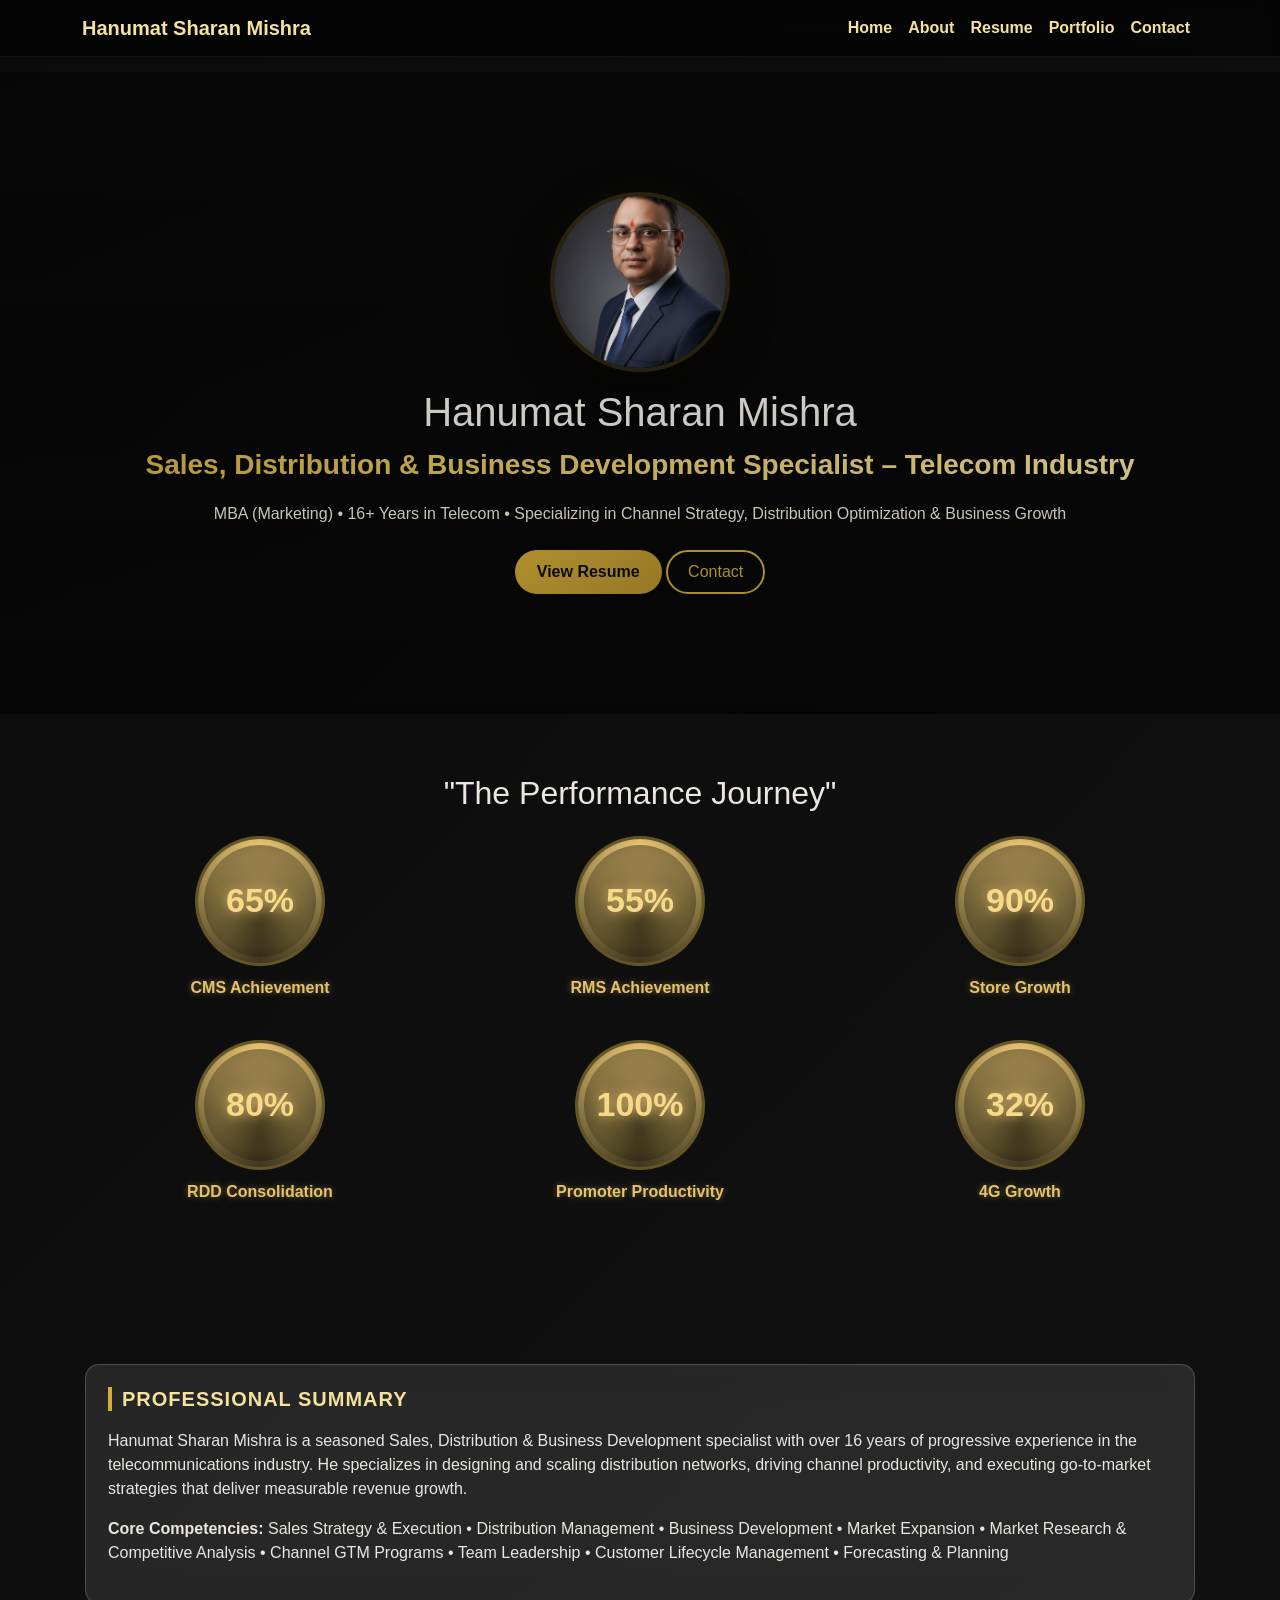
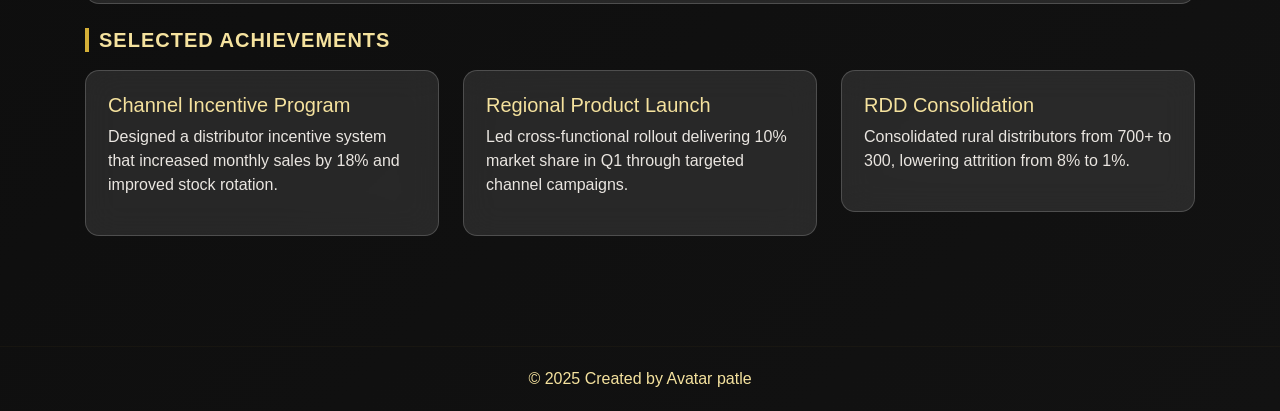
<file: index.html>
<!doctype html>
<html lang="en">
<head>
  <meta charset="utf-8"><meta name="viewport" content="width=device-width,initial-scale=1">
  <title>Hanumat Sharan Mishra — Home</title>
  <link href="https://cdn.jsdelivr.net/npm/bootstrap@5.3.2/dist/css/bootstrap.min.css" rel="stylesheet">
  <link href="css/styles.css" rel="stylesheet">
</head>

<body>

<!-- NAVBAR -->
<nav class="navbar navbar-expand-lg fixed-top">
  <div class="container">
    <a class="navbar-brand" href="index.html">Hanumat Sharan Mishra</a>

    <button class="navbar-toggler" type="button" data-bs-toggle="collapse" data-bs-target="#menu">
      <span class="navbar-toggler-icon" style="filter:invert(1)"></span>
    </button>

    <div class="collapse navbar-collapse" id="menu">
      <ul class="navbar-nav ms-auto">
        <li class="nav-item"><a class="nav-link active" href="index.html">Home</a></li>
        <li class="nav-item"><a class="nav-link" href="about.html">About</a></li>
        <li class="nav-item"><a class="nav-link" href="resume.html">Resume</a></li>
        <li class="nav-item"><a class="nav-link" href="portfolio.html">Portfolio</a></li>
        <li class="nav-item"><a class="nav-link" href="contact.html">Contact</a></li>
      </ul>
    </div>
  </div>
</nav>


<!-- HERO -->
<header class="hero">
  <div class="container hero-inner text-center">
    <img src="assets/profile.jpeg" alt="Profile" class="profile-img">

    <h1 class="mt-3">Hanumat Sharan Mishra</h1>

    <div class="title-gold mt-2">
      Sales, Distribution & Business Development Specialist – Telecom Industry
    </div>

    <p class="lead-white mt-3">
      MBA (Marketing) • 16+ Years in Telecom • Specializing in Channel Strategy,
      Distribution Optimization & Business Growth
    </p>

    <div class="mt-4">
      <a href="resume.html" class="btn btn-gold">View Resume</a>
      <a href="contact.html" class="btn btn-outline-gold">Contact</a>
    </div>
  </div>
</header>



<!-- =============================== -->
<!-- KPI HIGHLIGHTS SECTION (Improved) -->
<!-- =============================== -->

<section class="kpi-section container text-center">

    <h2 class="home-kpi-title">"The Performance Journey"</h2>

    <div class="row justify-content-center mt-4">

        <!-- KPI ITEM -->
        <div class="col-6 col-md-4 text-center mb-4">
            <div class="kpi-circle"><span>65%</span></div>
            <p class="kpi-label">CMS Achievement</p>
        </div>

        <div class="col-6 col-md-4 text-center mb-4">
            <div class="kpi-circle"><span>55%</span></div>
            <p class="kpi-label">RMS Achievement</p>
        </div>

        <div class="col-6 col-md-4 text-center mb-4">
            <div class="kpi-circle"><span>90%</span></div>
            <p class="kpi-label">Store Growth</p>
        </div>

        <div class="col-6 col-md-4 text-center mb-4">
            <div class="kpi-circle"><span>80%</span></div>
            <p class="kpi-label">RDD Consolidation</p>
        </div>

        <div class="col-6 col-md-4 text-center mb-4">
            <div class="kpi-circle"><span>100%</span></div>
            <p class="kpi-label">Promoter Productivity</p>
        </div>

        <div class="col-6 col-md-4 text-center mb-4">
            <div class="kpi-circle"><span>32%</span></div>
            <p class="kpi-label">4G Growth</p>
        </div>

    </div>
</section>




<!-- MAIN SECTIONS -->
<main class="container container-pad">

  <section id="summary" class="glass-card">
    <h3 class="section-title">Professional Summary</h3>

    <p>
      Hanumat Sharan Mishra is a seasoned Sales, Distribution & Business Development specialist with
      over 16 years of progressive experience in the telecommunications industry. He specializes in
      designing and scaling distribution networks, driving channel productivity, and executing
      go-to-market strategies that deliver measurable revenue growth.
    </p>

    <p style="margin-top:12px">
      <strong>Core Competencies:</strong>  
      Sales Strategy & Execution • Distribution Management • Business Development • Market Expansion •  
      Market Research & Competitive Analysis • Channel GTM Programs • Team Leadership •  
      Customer Lifecycle Management • Forecasting & Planning
    </p>
  </section>


  <!-- Highlights -->
  <section id="highlights" class="mt-4">
    <h3 class="section-title">Selected Achievements</h3>

    <div class="row">

      <div class="col-md-4">
        <div class="glass-card">
          <h5 style="color:var(--gold-light)">Channel Incentive Program</h5>
          <p>Designed a distributor incentive system that increased monthly sales by 18% and
          improved stock rotation.</p>
        </div>
      </div>

      <div class="col-md-4">
        <div class="glass-card">
          <h5 style="color:var(--gold-light)">Regional Product Launch</h5>
          <p>Led cross-functional rollout delivering 10% market share in Q1 through targeted channel campaigns.</p>
        </div>
      </div>

      <div class="col-md-4">
        <div class="glass-card">
          <h5 style="color:var(--gold-light)">RDD Consolidation</h5>
          <p>Consolidated rural distributors from 700+ to 300, lowering attrition from 8% to 1%.</p>
        </div>
      </div>

    </div>
  </section>

</main>


<footer>© 2025 Created by Avatar patle</footer>

<script src="js/scripts.js"></script>
<script src="https://cdn.jsdelivr.net/npm/bootstrap@5.3.2/dist/js/bootstrap.bundle.min.js"></script>

</body>
</html>
</file>
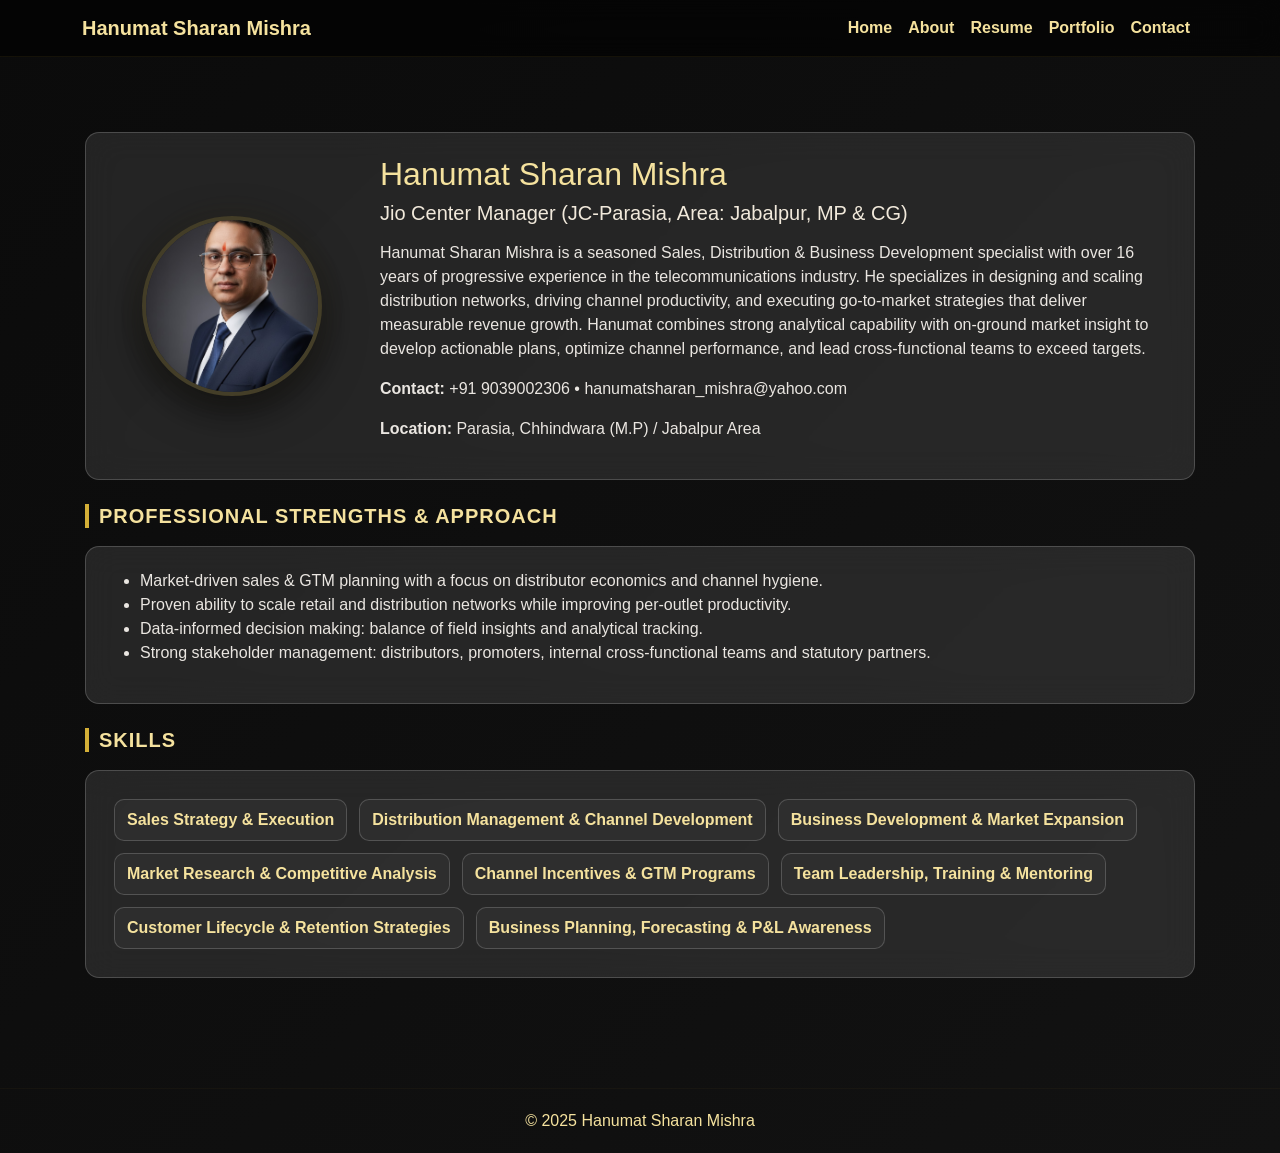
<file: about.html>
<!doctype html><html lang="en"><head><meta charset="utf-8"><meta name="viewport" content="width=device-width,initial-scale=1">
<title>About — Hanumat Sharan Mishra</title>
<link href="https://cdn.jsdelivr.net/npm/bootstrap@5.3.2/dist/css/bootstrap.min.css" rel="stylesheet">
<link href="css/styles.css" rel="stylesheet"></head><body>
<nav class="navbar navbar-expand-lg fixed-top"><div class="container"><a class="navbar-brand" href="index.html">Hanumat Sharan Mishra</a>
<button class="navbar-toggler" type="button" data-bs-toggle="collapse" data-bs-target="#menu">
<span class="navbar-toggler-icon" style="filter:invert(1)"></span></button>
<div class="collapse navbar-collapse" id="menu"><ul class="navbar-nav ms-auto">
<li class="nav-item"><a class="nav-link" href="index.html">Home</a></li>
<li class="nav-item"><a class="nav-link" href="about.html">About</a></li>
<li class="nav-item"><a class="nav-link" href="resume.html">Resume</a></li>
<li class="nav-item"><a class="nav-link" href="portfolio.html">Portfolio</a></li>
<li class="nav-item"><a class="nav-link" href="contact.html">Contact</a></li>
</ul></div></div></nav>

<main class="container container-pad">
  <section class="glass-card">
    <div class="row g-4 align-items-center">
      <div class="col-md-3 text-center"><img src="assets/profile.jpeg" class="profile-img" alt="profile"></div>
      <div class="col-md-9"><h2 style="color:var(--gold-light)">Hanumat Sharan Mishra</h2><h5 class="lead-white">Jio Center Manager (JC-Parasia, Area: Jabalpur, MP & CG)</h5>
      <p class="mt-3">Hanumat Sharan Mishra is a seasoned Sales, Distribution & Business Development specialist with over 16 years of progressive experience in the telecommunications industry. 
He specializes in designing and scaling distribution networks, driving channel productivity, and executing go-to-market strategies that deliver measurable revenue growth. 
Hanumat combines strong analytical capability with on-ground market insight to develop actionable plans, optimize channel performance, and lead cross-functional teams to exceed targets.
</p>
      <p><strong>Contact:</strong> +91 9039002306 • hanumatsharan_mishra@yahoo.com</p>
      <p><strong>Location:</strong> Parasia, Chhindwara (M.P) / Jabalpur Area</p>
      </div>
    </div>
  </section>

  <section class="mt-4">
    <h3 class="section-title">Professional Strengths & Approach</h3>
    <div class="glass-card">
      <ul>
        <li>Market-driven sales & GTM planning with a focus on distributor economics and channel hygiene.</li>
        <li>Proven ability to scale retail and distribution networks while improving per-outlet productivity.</li>
        <li>Data-informed decision making: balance of field insights and analytical tracking.</li>
        <li>Strong stakeholder management: distributors, promoters, internal cross-functional teams and statutory partners.</li>
      </ul>
    </div>
  </section>

  <section class="mt-4">
    <h3 class="section-title">Skills</h3>
    <div class="glass-card">
      <span class="skill-badge">Sales Strategy & Execution</span><span class="skill-badge">Distribution Management & Channel Development</span><span class="skill-badge">Business Development & Market Expansion</span><span class="skill-badge">Market Research & Competitive Analysis</span><span class="skill-badge">Channel Incentives & GTM Programs</span><span class="skill-badge">Team Leadership, Training & Mentoring</span><span class="skill-badge">Customer Lifecycle & Retention Strategies</span><span class="skill-badge">Business Planning, Forecasting & P&L Awareness</span>
    </div>
  </section>
</main>
<footer>© 2025 Hanumat Sharan Mishra</footer>
<script src="js/scripts.js"></script><script src="https://cdn.jsdelivr.net/npm/bootstrap@5.3.2/dist/js/bootstrap.bundle.min.js"></script></body></html>
</file>
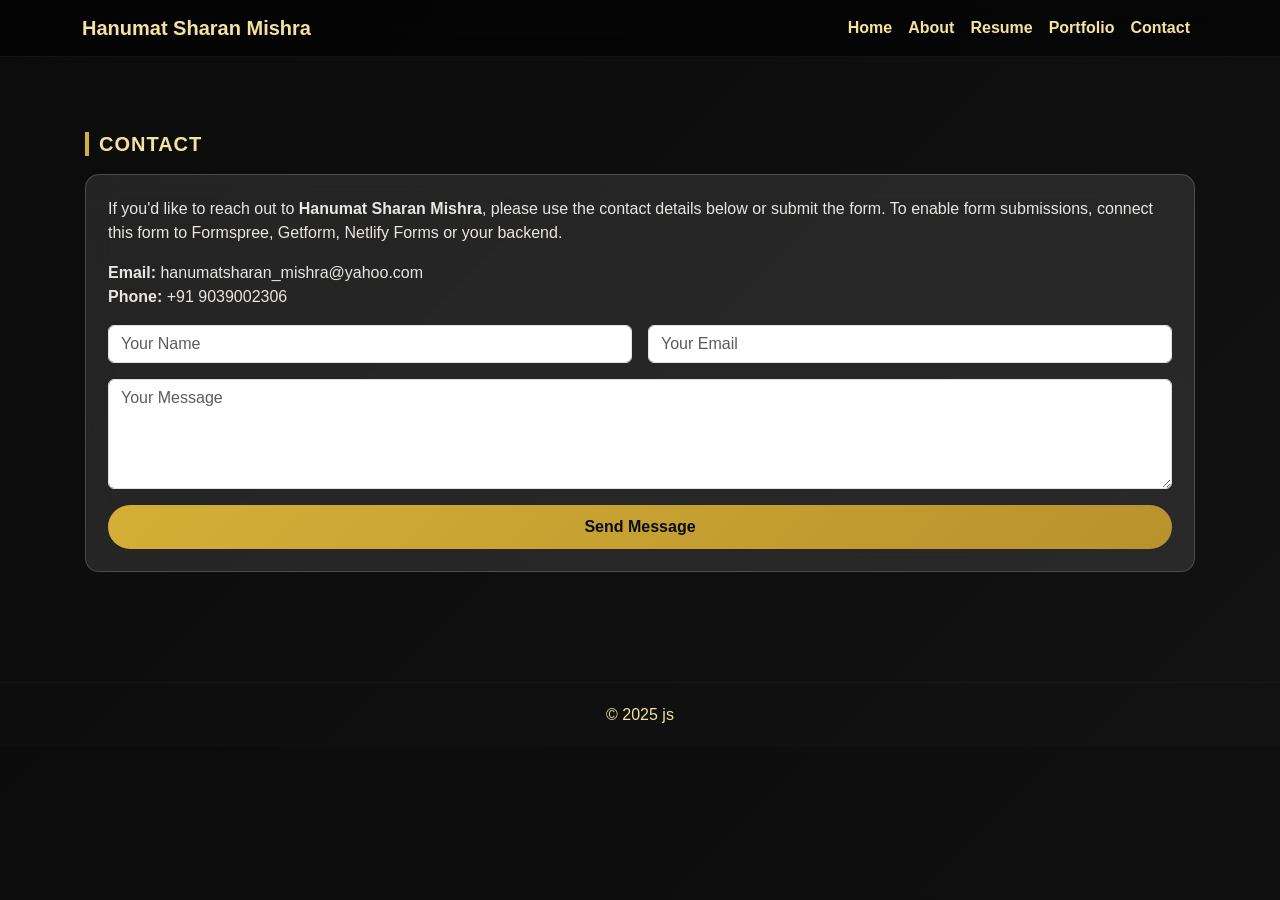
<file: contact.html>
<!doctype html><html lang="en"><head><meta charset="utf-8"><meta name="viewport" content="width=device-width,initial-scale=1">
<title>Contact — Hanumat Sharan Mishra</title>
<link href="https://cdn.jsdelivr.net/npm/bootstrap@5.3.2/dist/css/bootstrap.min.css" rel="stylesheet">
<link href="css/styles.css" rel="stylesheet"></head><body>
<nav class="navbar navbar-expand-lg fixed-top"><div class="container"><a class="navbar-brand" href="index.html">Hanumat Sharan Mishra</a>
<button class="navbar-toggler" type="button" data-bs-toggle="collapse" data-bs-target="#menu">
<span class="navbar-toggler-icon" style="filter:invert(1)"></span></button>
<div class="collapse navbar-collapse" id="menu"><ul class="navbar-nav ms-auto">
<li class="nav-item"><a class="nav-link" href="index.html">Home</a></li>
<li class="nav-item"><a class="nav-link" href="about.html">About</a></li>
<li class="nav-item"><a class="nav-link" href="resume.html">Resume</a></li>
<li class="nav-item"><a class="nav-link" href="portfolio.html">Portfolio</a></li>
<li class="nav-item"><a class="nav-link" href="contact.html">Contact</a></li>
</ul></div></div></nav>

<main class="container container-pad">
  <h1 class="section-title">Contact</h1>
  <div class="glass-card">
    <p>If you'd like to reach out to <strong>Hanumat Sharan Mishra</strong>, please use the contact details below or submit the form. To enable form submissions, connect this form to Formspree, Getform, Netlify Forms or your backend.</p>
    <p><strong>Email:</strong> hanumatsharan_mishra@yahoo.com<br><strong>Phone:</strong> +91 9039002306</p>
    <form class="row g-3" onsubmit="alert('This is a demo form. To enable submissions, connect to Formspree or Netlify Forms.'); return false;">
      <div class="col-md-6"><input class="form-control" placeholder="Your Name" required></div>
      <div class="col-md-6"><input class="form-control" placeholder="Your Email" type="email" required></div>
      <div class="col-12"><textarea class="form-control" rows="4" placeholder="Your Message" required></textarea></div>
      <div class="col-12"><button class="btn btn-gold w-100" type="submit">Send Message</button></div>
    </form>
  </div>
</main><footer>© 2025 js</footer>
<script src="js/scripts.js"></script><script src="https://cdn.jsdelivr.net/npm/bootstrap@5.3.2/dist/js/bootstrap.bundle.min.js"></script></body></html>
</file>
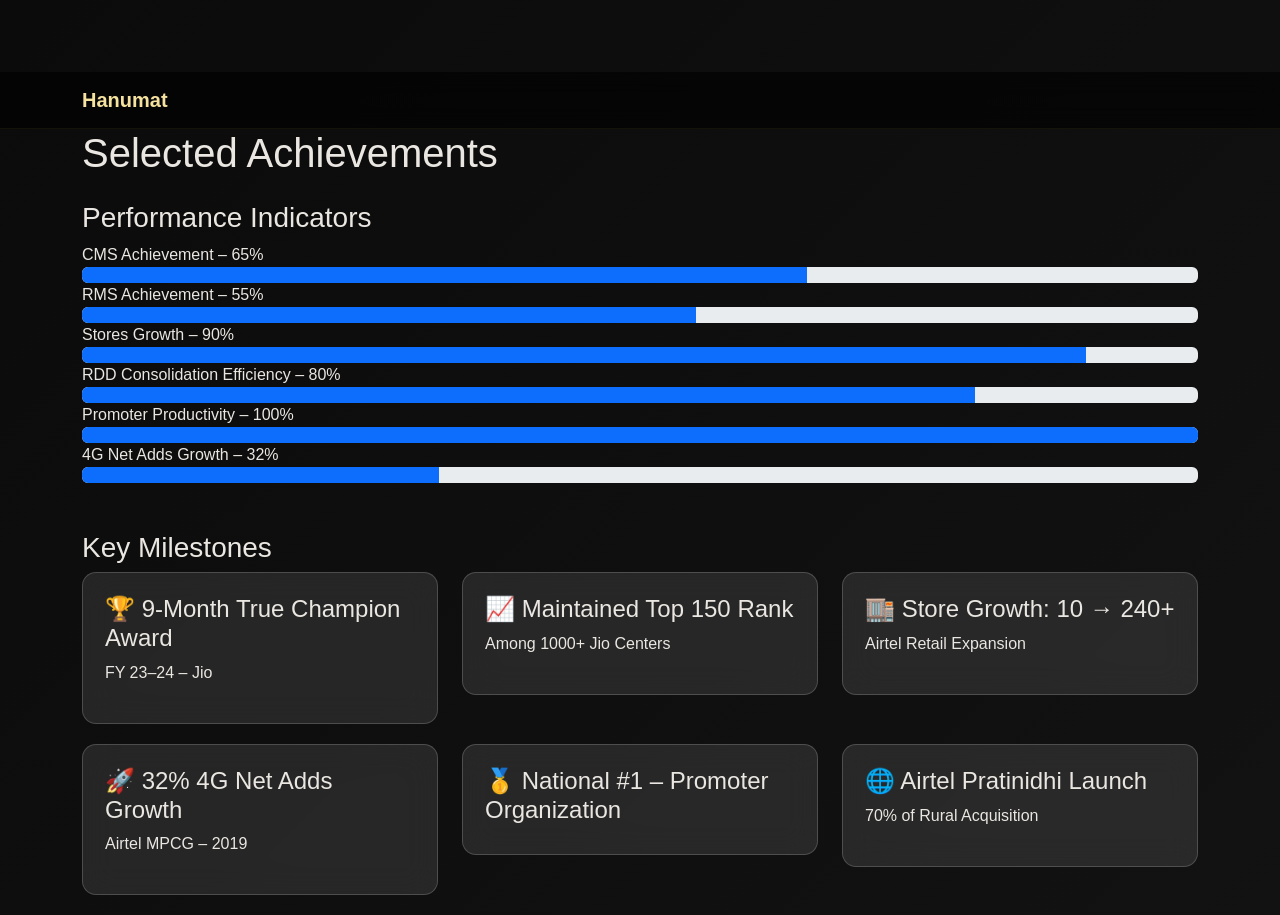
<file: portfolio.html>
<!DOCTYPE html>
<html lang="en">
<head>
<meta charset="UTF-8">
<meta name="viewport" content="width=device-width, initial-scale=1.0">
<title>Achievements – Hanumat</title>
<link href="https://cdn.jsdelivr.net/npm/bootstrap@5.3.0/dist/css/bootstrap.min.css" rel="stylesheet">
<link rel="stylesheet" href="css/styles.css">
</head>

<body>

<nav class="navbar glass-nav">
  <div class="container">
    <a class="navbar-brand gold-title" href="index.html">Hanumat</a>
  </div>
</nav>

<section class="content-section container">

<h1 class="gold-title">Selected Achievements</h1>

<!-- PROGRESS BARS -->
<h3 class="gold-subtitle mt-4">Performance Indicators</h3>

<div class="progress-box">
  <label>CMS Achievement – 65%</label>
  <div class="progress">
    <div class="progress-bar gold" style="width:65%"></div>
  </div>
</div>

<div class="progress-box">
  <label>RMS Achievement – 55%</label>
  <div class="progress">
    <div class="progress-bar gold" style="width:55%"></div>
  </div>
</div>

<div class="progress-box">
  <label>Stores Growth – 90%</label>
  <div class="progress">
    <div class="progress-bar gold" style="width:90%"></div>
  </div>
</div>

<div class="progress-box">
  <label>RDD Consolidation Efficiency – 80%</label>
  <div class="progress">
    <div class="progress-bar gold" style="width:80%"></div>
  </div>
</div>

<div class="progress-box">
  <label>Promoter Productivity – 100%</label>
  <div class="progress">
    <div class="progress-bar gold" style="width:100%"></div>
  </div>
</div>

<div class="progress-box">
  <label>4G Net Adds Growth – 32%</label>
  <div class="progress">
    <div class="progress-bar gold" style="width:32%"></div>
  </div>
</div>

<!-- GOLD GLASS CARDS -->
<h3 class="gold-subtitle mt-5">Key Milestones</h3>

<div class="row">

  <div class="col-md-4">
    <div class="glass-card">
      <h4>🏆 9-Month True Champion Award</h4>
      <p>FY 23–24 – Jio</p>
    </div>
  </div>

  <div class="col-md-4">
    <div class="glass-card">
      <h4>📈 Maintained Top 150 Rank</h4>
      <p>Among 1000+ Jio Centers</p>
    </div>
  </div>

  <div class="col-md-4">
    <div class="glass-card">
      <h4>🏬 Store Growth: 10 → 240+</h4>
      <p>Airtel Retail Expansion</p>
    </div>
  </div>

  <div class="col-md-4">
    <div class="glass-card">
      <h4>🚀 32% 4G Net Adds Growth</h4>
      <p>Airtel MPCG – 2019</p>
    </div>
  </div>

  <div class="col-md-4">
    <div class="glass-card">
      <h4>🥇 National #1 – Promoter Organization</h4>
    </div>
  </div>

  <div class="col-md-4">
    <div class="glass-card">
      <h4>🌐 Airtel Pratinidhi Launch</h4>
      <p>70% of Rural Acquisition</p>
    </div>
  </div>

</div>

</section>

</body>
</html>
</file>
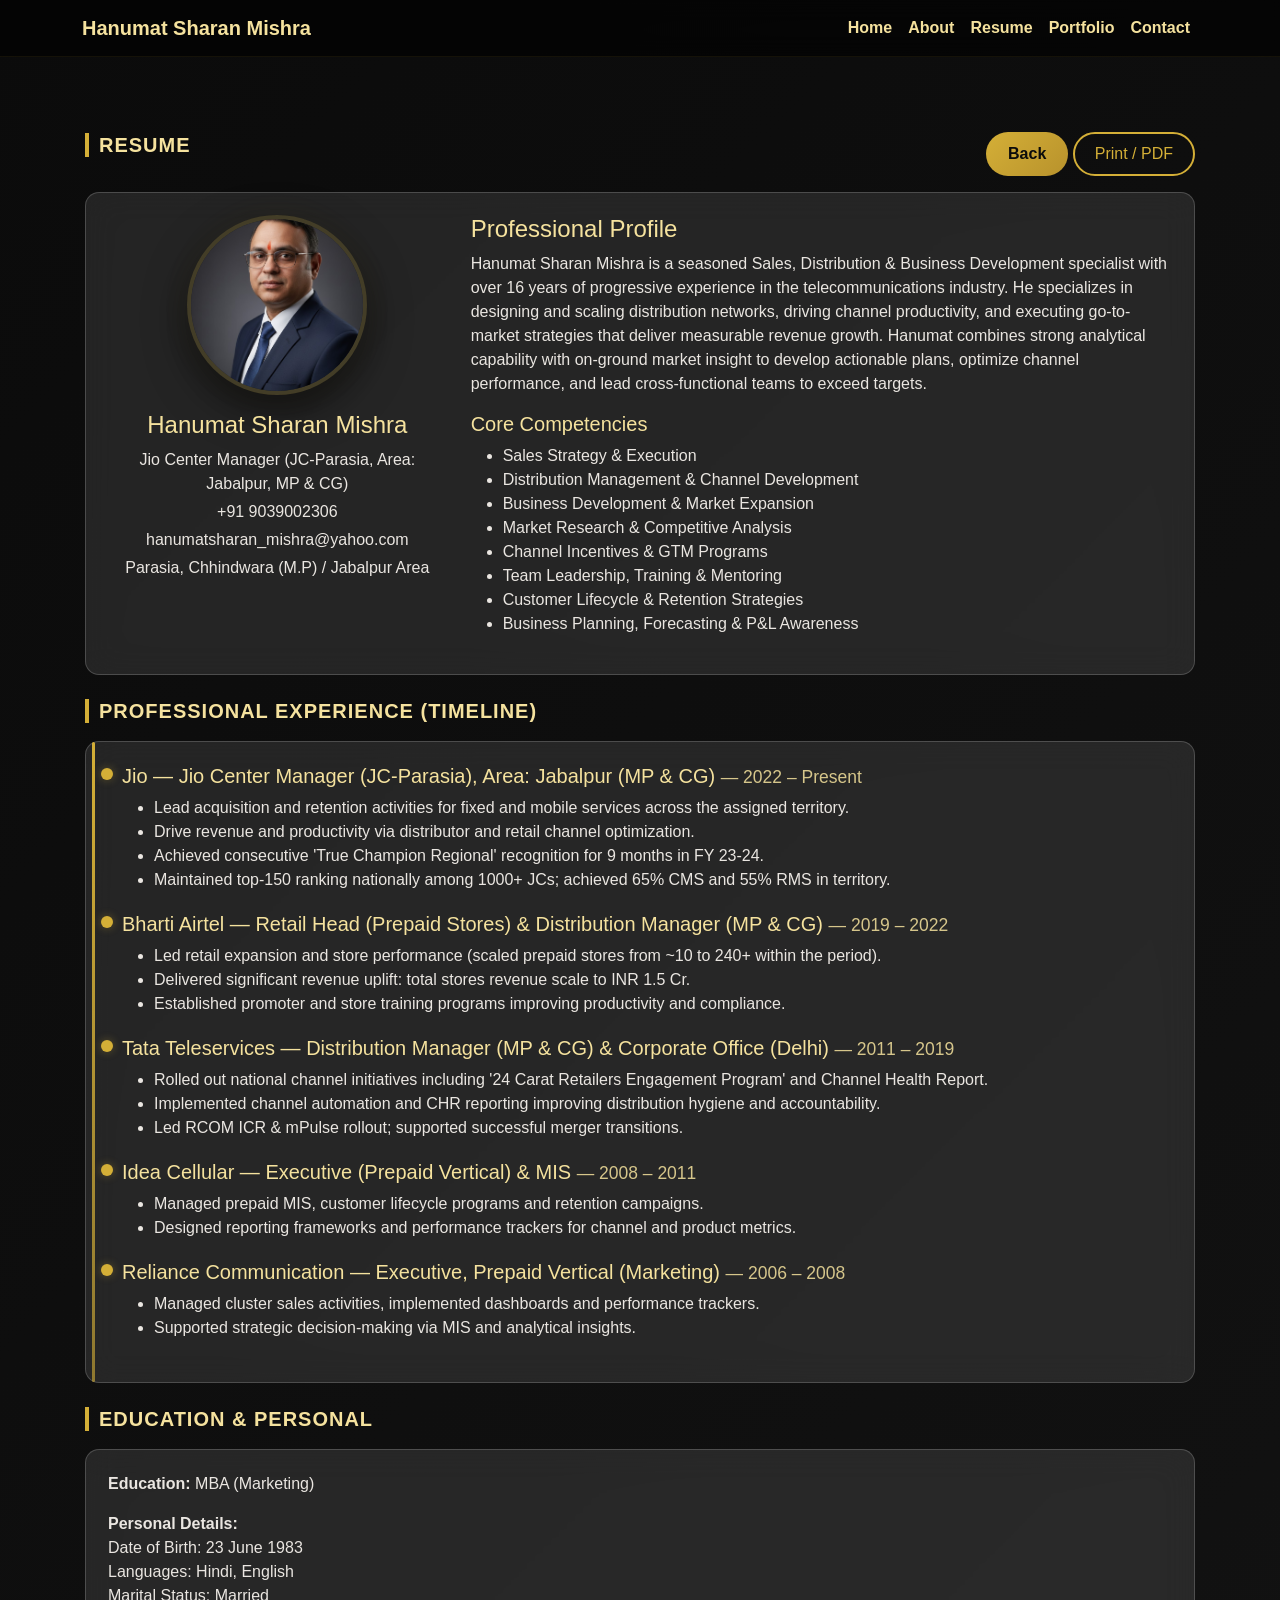
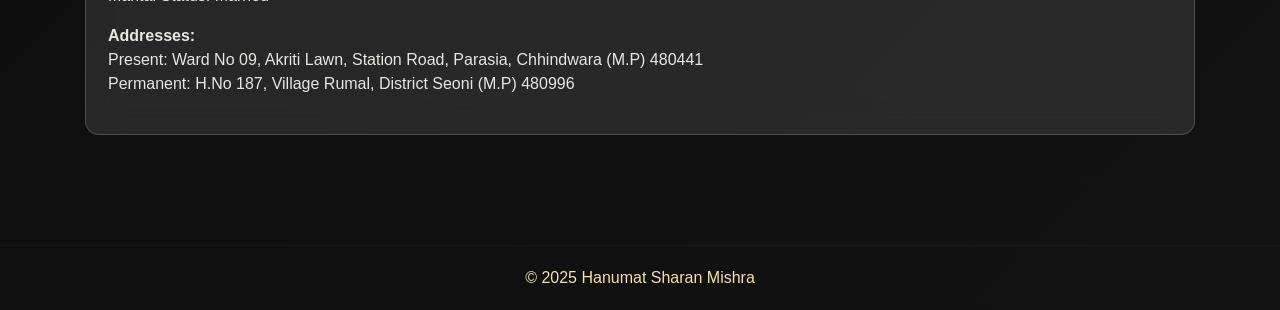
<file: resume.html>
<!doctype html><html lang="en"><head><meta charset="utf-8"><meta name="viewport" content="width=device-width,initial-scale=1">
<title>Resume — Hanumat Sharan Mishra</title>
<link href="https://cdn.jsdelivr.net/npm/bootstrap@5.3.2/dist/css/bootstrap.min.css" rel="stylesheet">
<link href="css/styles.css" rel="stylesheet"></head><body>
<nav class="navbar navbar-expand-lg fixed-top"><div class="container"><a class="navbar-brand" href="index.html">Hanumat Sharan Mishra</a>
<button class="navbar-toggler" type="button" data-bs-toggle="collapse" data-bs-target="#menu">
<span class="navbar-toggler-icon" style="filter:invert(1)"></span></button>
<div class="collapse navbar-collapse" id="menu"><ul class="navbar-nav ms-auto">
<li class="nav-item"><a class="nav-link" href="index.html">Home</a></li>
<li class="nav-item"><a class="nav-link" href="about.html">About</a></li>
<li class="nav-item"><a class="nav-link" href="resume.html">Resume</a></li>
<li class="nav-item"><a class="nav-link" href="portfolio.html">Portfolio</a></li>
<li class="nav-item"><a class="nav-link" href="contact.html">Contact</a></li>
</ul></div></div></nav>

<main class="container container-pad">
  <div class="d-flex justify-content-between align-items-center mb-3">
    <h1 class="section-title">Resume</h1>
    <div>
      <a class="btn btn-gold" href="index.html">Back</a>
      <button class="btn btn-outline-gold" onclick="window.print()">Print / PDF</button>
    </div>
  </div>

  <section class="glass-card">
    <div class="row">
      <div class="col-md-4 text-center"><img src="assets/profile.jpeg" class="profile-img" alt="profile">
        <h4 class="mt-3" style="color:var(--gold-light)">Hanumat Sharan Mishra</h4>
        <p class="mb-1">Jio Center Manager (JC-Parasia, Area: Jabalpur, MP & CG)</p>
        <p class="mb-1">+91 9039002306</p>
        <p class="mb-1">hanumatsharan_mishra@yahoo.com</p>
        <p class="mb-1">Parasia, Chhindwara (M.P) / Jabalpur Area</p>
      </div>
      <div class="col-md-8">
        <h4 style="color:var(--gold-light)">Professional Profile</h4>
        <p>Hanumat Sharan Mishra is a seasoned Sales, Distribution & Business Development specialist with over 16 years of progressive experience in the telecommunications industry. 
He specializes in designing and scaling distribution networks, driving channel productivity, and executing go-to-market strategies that deliver measurable revenue growth. 
Hanumat combines strong analytical capability with on-ground market insight to develop actionable plans, optimize channel performance, and lead cross-functional teams to exceed targets.
</p>
        <h5 style="color:var(--gold-light)">Core Competencies</h5>
        <ul><li>Sales Strategy & Execution</li><li>Distribution Management & Channel Development</li><li>Business Development & Market Expansion</li><li>Market Research & Competitive Analysis</li><li>Channel Incentives & GTM Programs</li><li>Team Leadership, Training & Mentoring</li><li>Customer Lifecycle & Retention Strategies</li><li>Business Planning, Forecasting & P&L Awareness</li></ul></div></div></section><section class="mt-4"><h3 class="section-title">Professional Experience (Timeline)</h3><div class="glass-card timeline"><div class="timeline-item"><span class="timeline-dot"></span><h5 style="color:var(--gold-light)">Jio — Jio Center Manager (JC-Parasia), Area: Jabalpur (MP & CG) <small style="color:#d6c68b"> — 2022 – Present</small></h5><ul><li>Lead acquisition and retention activities for fixed and mobile services across the assigned territory.</li><li>Drive revenue and productivity via distributor and retail channel optimization.</li><li>Achieved consecutive 'True Champion Regional' recognition for 9 months in FY 23-24.</li><li>Maintained top-150 ranking nationally among 1000+ JCs; achieved 65% CMS and 55% RMS in territory.</li></ul></div><div class="timeline-item"><span class="timeline-dot"></span><h5 style="color:var(--gold-light)">Bharti Airtel — Retail Head (Prepaid Stores) & Distribution Manager (MP & CG) <small style="color:#d6c68b"> — 2019 – 2022</small></h5><ul><li>Led retail expansion and store performance (scaled prepaid stores from ~10 to 240+ within the period).</li><li>Delivered significant revenue uplift: total stores revenue scale to INR 1.5 Cr.</li><li>Established promoter and store training programs improving productivity and compliance.</li></ul></div><div class="timeline-item"><span class="timeline-dot"></span><h5 style="color:var(--gold-light)">Tata Teleservices — Distribution Manager (MP & CG) & Corporate Office (Delhi) <small style="color:#d6c68b"> — 2011 – 2019</small></h5><ul><li>Rolled out national channel initiatives including '24 Carat Retailers Engagement Program' and Channel Health Report.</li><li>Implemented channel automation and CHR reporting improving distribution hygiene and accountability.</li><li>Led RCOM ICR & mPulse rollout; supported successful merger transitions.</li></ul></div><div class="timeline-item"><span class="timeline-dot"></span><h5 style="color:var(--gold-light)">Idea Cellular — Executive (Prepaid Vertical) & MIS <small style="color:#d6c68b"> — 2008 – 2011</small></h5><ul><li>Managed prepaid MIS, customer lifecycle programs and retention campaigns.</li><li>Designed reporting frameworks and performance trackers for channel and product metrics.</li></ul></div><div class="timeline-item"><span class="timeline-dot"></span><h5 style="color:var(--gold-light)">Reliance Communication — Executive, Prepaid Vertical (Marketing) <small style="color:#d6c68b"> — 2006 – 2008</small></h5><ul><li>Managed cluster sales activities, implemented dashboards and performance trackers.</li><li>Supported strategic decision-making via MIS and analytical insights.</li></ul></div></div></section><section class="mt-4"><h3 class="section-title">Education & Personal</h3><div class="glass-card">
<p><strong>Education:</strong> MBA (Marketing)</p>
<p><strong>Personal Details:</strong><br/>Date of Birth: 23 June 1983<br/>Languages: Hindi, English<br/>Marital Status: Married</p>
<p><strong>Addresses:</strong><br/>Present: Ward No 09, Akriti Lawn, Station Road, Parasia, Chhindwara (M.P) 480441<br/>Permanent: H.No 187, Village Rumal, District Seoni (M.P) 480996</p>
</div></section></main><footer>© 2025 Hanumat Sharan Mishra</footer>
<script src="js/scripts.js"></script><script src="https://cdn.jsdelivr.net/npm/bootstrap@5.3.2/dist/js/bootstrap.bundle.min.js"></script></body></html>
</file>
<file: css/styles.css>
/* ============================================================
   PREMIUM GOLD + GLASS HYBRID THEME — FULL UPDATED STYLES
   ============================================================ */

/* ------------ ROOT COLORS ------------ */
:root {
    --gold: #d4af37;
    --gold-light: #f5e29e;
    --glass-bg: rgba(255, 255, 255, 0.10);
    --glass-border: rgba(255, 255, 255, 0.18);
}

/* ------------ GLOBAL RESET ------------ */
* { box-sizing: border-box; }

body {
    font-family: "Segoe UI", sans-serif;
    background: linear-gradient(135deg, #0b0b0b, #121212);
    color: #eae6e1;
    margin: 0;
    padding-top: 72px;
}

a { color: var(--gold-light); }
a:hover { color: var(--gold); }

/* ------------ NAVBAR ------------ */
.navbar {
    background: rgba(0, 0, 0, 0.6);
    backdrop-filter: blur(12px);
    border-bottom: 1px solid rgba(212,175,55,0.08);
}

.navbar-brand, .nav-link {
    color: var(--gold-light) !important;
    font-weight: 600;
}

/* ------------ HERO SECTION ------------ */
.hero {
    padding: 120px 20px;
    position: relative;
    text-align: center;
    background: linear-gradient(180deg, rgba(0,0,0,0.45), rgba(0,0,0,0.7));
}

.hero::after {
    content: '';
    position: absolute;
    inset: 0;
    background: linear-gradient(0deg, rgba(13,13,13,0.25), transparent);
    pointer-events: none;
}

/* -------- PROFILE IMAGE FIX (cross-browser) -------- */
.profile-img {
    max-width: 180px;
    max-height: 180px;
    width: 100%;
    height: auto;

    border-radius: 50%;
    object-fit: cover;

    border: 4px solid rgba(212,175,55,0.18);
    box-shadow: 
        0 14px 40px rgba(0,0,0,0.6),
        0 0 30px rgba(212,175,55,0.06);

    display: inline-block;
}

@media(max-width: 768px) {
    .profile-img {
        max-width: 140px;
        max-height: 140px;
    }
}

/* ------------ TITLES & BUTTONS ------------ */
.title-gold {
    background: linear-gradient(90deg, var(--gold), var(--gold-light));
    -webkit-background-clip: text;
    color: transparent;
    font-weight: 800;
    font-size: 28px;
}

.lead-white { color: #f1e9db; }

.btn-gold {
    background: linear-gradient(135deg, var(--gold), #b8922c);
    border: none;
    color: #0b0b0b;
    padding: 10px 22px;
    border-radius: 36px;
    font-weight: 700;
}

.btn-outline-gold {
    background: transparent;
    border: 2px solid var(--gold);
    color: var(--gold);
    padding: 8px 20px;
    border-radius: 36px;
}

/* ------------ SECTIONS ------------ */
.container-pad { padding: 60px 15px; }

.glass-card {
    background: var(--glass-bg);
    border: 1px solid var(--glass-border);
    backdrop-filter: blur(16px);
    border-radius: 14px;
    padding: 22px;
    margin-bottom: 20px;
    transition: 0.25s;
}
.glass-card:hover {
    transform: translateY(-6px);
    box-shadow: 0 18px 50px rgba(212,175,55,0.06);
}

.section-title {
    font-size: 20px;
    color: var(--gold-light);
    font-weight: 700;
    text-transform: uppercase;
    letter-spacing: 1px;
    margin-bottom: 18px;
    border-left: 4px solid var(--gold);
    padding-left: 10px;
}

.skill-badge {
    display: inline-block;
    background: rgba(255,255,255,0.03);
    border: 1px solid var(--glass-border);
    padding: 8px 12px;
    border-radius: 10px;
    color: var(--gold-light);
    margin: 6px;
    font-weight: 600;
}

/* ------------ TIMELINE ------------ */
.timeline {
    position: relative;
    padding-left: 18px;
    margin-top: 10px;
}
.timeline:before {
    content: '';
    position: absolute;
    left: 6px;
    top: 0;
    width: 3px;
    height: 100%;
    background: linear-gradient(180deg, var(--gold), rgba(212,175,55,0.6));
    border-radius: 2px;
}
.timeline-item {
    position: relative;
    margin-bottom: 20px;
    padding-left: 18px;
}
.timeline-dot {
    position: absolute;
    left: -3px;
    top: 4px;
    width: 12px;
    height: 12px;
    background: var(--gold);
    border-radius: 50%;
    box-shadow: 0 0 8px rgba(212,175,55,0.35);
}

/* ------------ FOOTER ------------ */
footer {
    padding: 20px;
    text-align: center;
    background: transparent;
    border-top: 1px solid rgba(212,175,55,0.04);
    color: var(--gold-light);
    margin-top: 30px;
}

/* ============================================================
      🔥 ULTRA-PREMIUM KPI CIRCLES (Updated)
   ============================================================ */

/* Rotating gold halo */
@keyframes goldRingRotate {
    0% { transform: rotate(0deg); }
    100% { transform: rotate(360deg); }
}

/* Breathing glow */
@keyframes goldBreath {
    0% {
        box-shadow: 0 0 12px rgba(250,215,120,0.35),
                    0 0 22px rgba(212,175,55,0.20);
        transform: scale(1);
    }
    50% {
        box-shadow: 0 0 26px rgba(250,215,120,0.55),
                    0 0 45px rgba(212,175,55,0.35);
        transform: scale(1.06);
    }
    100% {
        box-shadow: 0 0 12px rgba(250,215,120,0.35),
                    0 0 22px rgba(212,175,55,0.20);
        transform: scale(1);
    }
}

.kpi-section {
    margin-top: 60px;
    margin-bottom: 60px;
}

.kpi-circle {
    position: relative;
    width: 130px;
    height: 130px;
    border-radius: 50%;
    margin: auto;

    display: flex;
    align-items: center;
    justify-content: center;

    background: rgba(255, 255, 255, 0.05);
    backdrop-filter: blur(10px);
    border: 3px solid rgba(212,175,55,0.4);

    animation: goldBreath 4s ease-in-out infinite;
    overflow: hidden;
}

/* Rotating halo ring */
.kpi-circle::before {
    content: '';
    position: absolute;
    inset: -6px;
    border-radius: 50%;
    background: conic-gradient(
        from 0deg,
        rgba(255,215,125,0.9),
        rgba(212,175,55,0.2),
        rgba(255,215,125,0.9)
    );
    animation: goldRingRotate 5s linear infinite;
    z-index: -1;
    filter: blur(4px);
}

/* Inner dark-glass circle */
.kpi-circle::after {
    content: '';
    position: absolute;
    inset: 6px;
    background: rgba(0,0,0,0.4);
    border-radius: 50%;
    backdrop-filter: blur(8px);
}

/* KPI Text */
.kpi-circle span {
    font-size: 34px;
    font-weight: 800;
    color: #f7d98a;
    text-shadow: 0 0 12px rgba(255,215,125,0.65);
    z-index: 3;
}

.kpi-label {
    margin-top: 10px;
    font-size: 16px;
    color: #e6c36a;
    font-weight: 600;
    text-shadow: 0 0 6px rgba(255,215,125,0.4);
}
</file>
